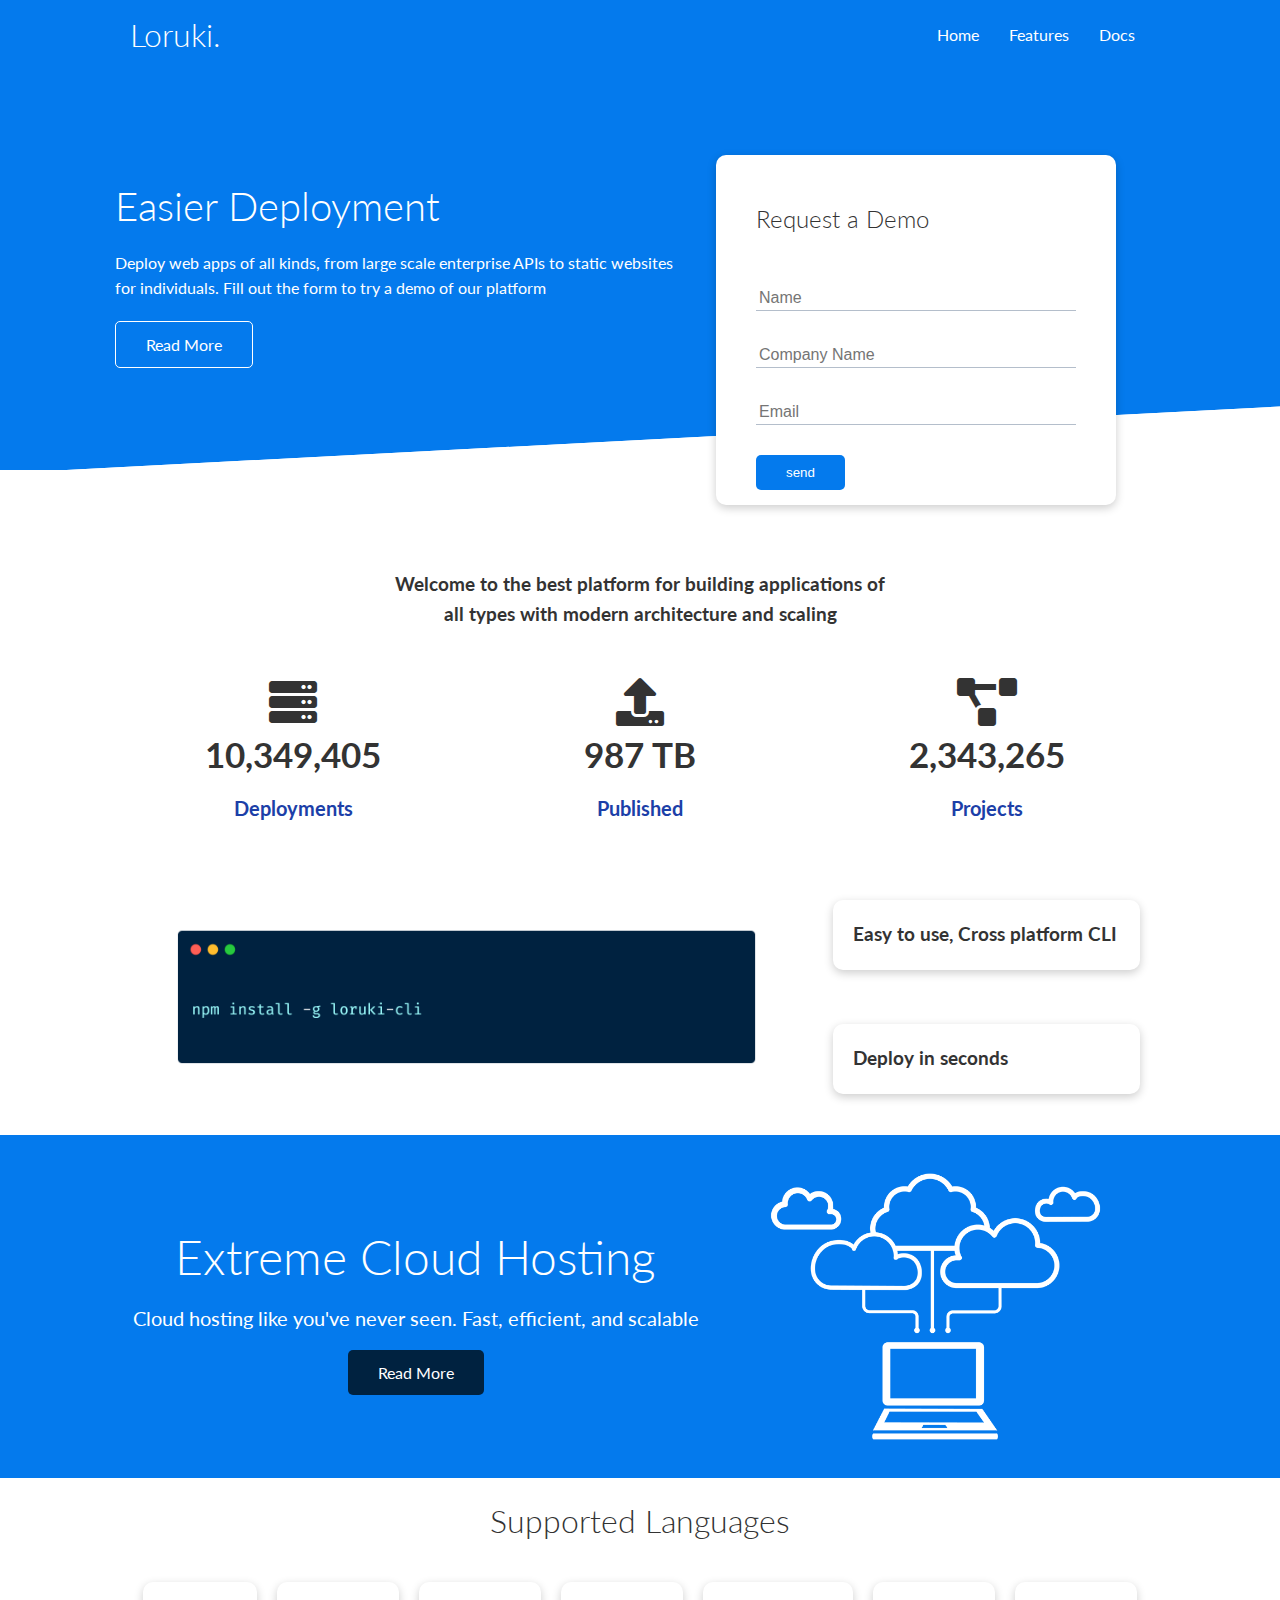
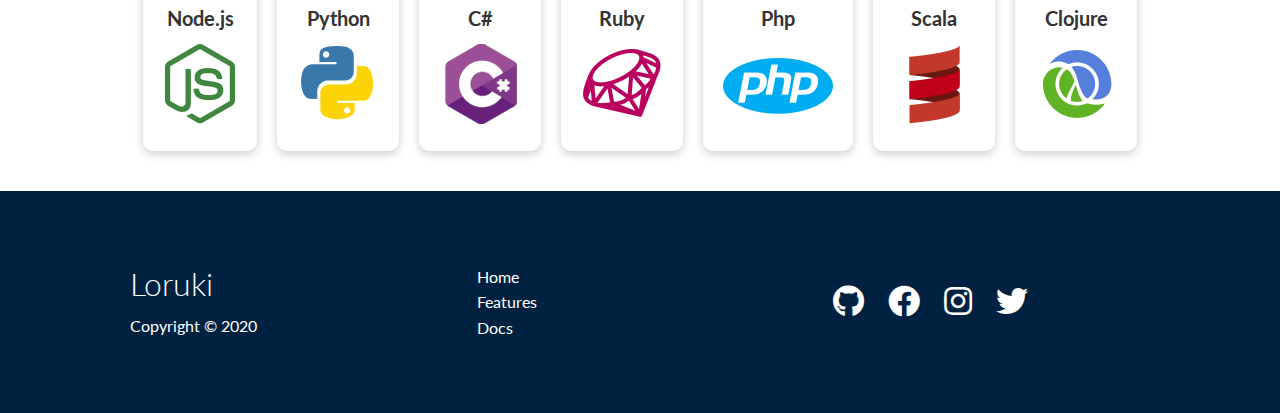
<file: index.html>
<!DOCTYPE html>
<html lang="en">
<head>
    <meta charset="UTF-8">
    <meta http-equiv="X-UA-Compatible" content="IE=edge">
    <meta name="viewport" content="width=device-width, initial-scale=1.0">
    <link rel="stylesheet" href="css/utilities.css">
    <link rel="stylesheet" href="css/style.css">
    <link rel="stylesheet" href="https://cdnjs.cloudflare.com/ajax/libs/font-awesome/5.15.4/css/all.min.css" 
    integrity="sha512-1ycn6IcaQQ40/MKBW2W4Rhis/DbILU74C1vSrLJxCq57o941Ym01SwNsOMqvEBFlcgUa6xLiPY/NS5R+E6ztJQ==" crossorigin="anonymous" referrerpolicy="no-referrer" />
    <title>Loruki | Cloud Hosting For Everyone</title>
</head>
<body>
    <!--Navbar-->
    <div class="navbar">
        <div class="container flex">
            <h1 class="logo">Loruki.</h1>
            <nav>
                <ul>
                    <li><a href="index.html">Home</a></li>
                    <li><a href="features.html">Features</a></li>
                    <li><a href="docs.html">Docs</a></li>
                </ul>
            </nav>
        </div>
    </div>

    <!--showcase-->
    <section class="showcase">
        <div class="container grid">
            <div class="showcase-text">
                <h1>Easier Deployment</h1>
                <p>Deploy web apps of all kinds, from large scale enterprise APIs to static websites 
                for individuals. Fill out the form to try a demo of our platform</p>
                <a href="features.html" class="btn btn-outline">Read More</a>
            </div>

            <div class="showcase-form card">
                <h2>Request a Demo</h2>
                <form name="contact" method="POST" netlify-honeypot="bot-field" data-netlify="true">
                    <input type="hidden" name="form-name" value="contact">
                    <p class="hidden">
                        <label>Don’t fill this out if you’re human: <input name="bot-field" /></label>
                      </p>
                    <div class="form-control">
                        <input type="text" name="name" placeholder="Name" required>
                    </div>
                    <div class="form-control">
                        <input type="text" name="company" placeholder="Company Name" required>
                    </div>
                    <div class="form-control">
                        <input type="email" name="email" placeholder="Email" required>
                    </div>
                    <input type="submit" value="send" class="btn btn-primary">
                </form>

            </div>
        </div>
    </section>

    <!--Stats-->

    <section class="stats">
        <div class="container">
            <h3 class="stats-heading text-center my-1">
                Welcome to the best platform for building applications of all 
                types with modern architecture and scaling
            </h3>

            <div class="grid grid-3 text-center my-4">
                <div>
                    <i class="fas fa-server fa-3x"></i>
                    <h3>10,349,405</h3>
                    <p class="text-secondary">Deployments</p>  
                </div>
                <div> 
                    <i class="fas fa-upload fa-3x"></i>
                    <h3>987 TB</h3>
                    <p class="text-secondary">Published</p>
                </div>
                <div> 
                    <i class="fas fa-project-diagram fa-3x"></i>
                    <h3>2,343,265</h3>
                    <p class="text-secondary">Projects</p>
                </div>
            </div>
        </div>
    </section>

    <!-- CLI -->
    <section class="cli">
        <div class="container grid">
            <img src="images/cli.png" alt="">
            <div class="card">
                <h3>Easy to use, Cross platform CLI</h3>
            </div>
            <div class="card">
                <h3>Deploy in seconds</h3>
            </div>
            

        </div>
    </section>
    
    <!-- Cloud -->
    <section class="cloud bg-primary my-2 py-2">
        <div class="container grid">
            <div class="text-center">
                <h2 class="lg">Extreme Cloud Hosting</h2>
                <p class="lead my-1">Cloud hosting like you've never seen. Fast, efficient, and scalable</p>
                <a href="features.html" class="btn btn-dark">Read More</a>

            </div>
            <img src="images/cloud.png" alt="">
        </div>
        
    </section>

    <!--Languages-->
    <section class="languages">
        <h2 class="md text-center my-2">
            Supported Languages
        </h2>
        <div class="container flex">
            <div class="card">
                <h4>Node.js</h4>
                <img src="images/logo/node.png" alt="">
            </div>
            <div class="card">
                <h4>Python</h4>
                <img src="images/logo/python.png" alt="">
            </div>
            <div class="card">
                <h4>C#</h4>
                <img src="images/logo/csharp.png" alt="">
            </div>
            <div class="card">
                <h4>Ruby</h4>
                <img src="images/logo/ruby.png" alt="">
            </div>
            <div class="card">
                <h4>Php</h4>
                <img src="images/logo/php.png" alt="">
            </div>
            <div class="card">
                <h4>Scala</h4>
                <img src="images/logo/scala.png" alt="">
            </div>
            <div class="card">
                <h4>Clojure</h4>
                <img src="images/logo/clojure.png" alt="">
            </div>
        </div>

    </section>

    <!--Footer-->
    <footer class="footer bg-dark py-5">
        <div class="container grid grid-3">
            <div>
            <h1>
                Loruki
            </h1>
            <p>Copyright &copy; 2020</p>
            </div>
            <nav>
            
                <ul>
                    <li><a href="index.html">Home</a></li>
                    <li><a href="features.html">Features</a></li>
                    <li><a href="docs.html">Docs</a></li>
                </ul>
            </nav>
            
            <div class="social">
                <a href="#"><i class="fab fa-github fa-2x"></i></a>
                <a href="#"><i class="fab fa-facebook fa-2x"></i></a>
                <a href="#"><i class="fab fa-instagram fa-2x"></i></a>
                <a href="#"><i class="fab fa-twitter fa-2x"></i></a>

            </div> 
        </div>
    </footer>

</body>
</html>
</file>
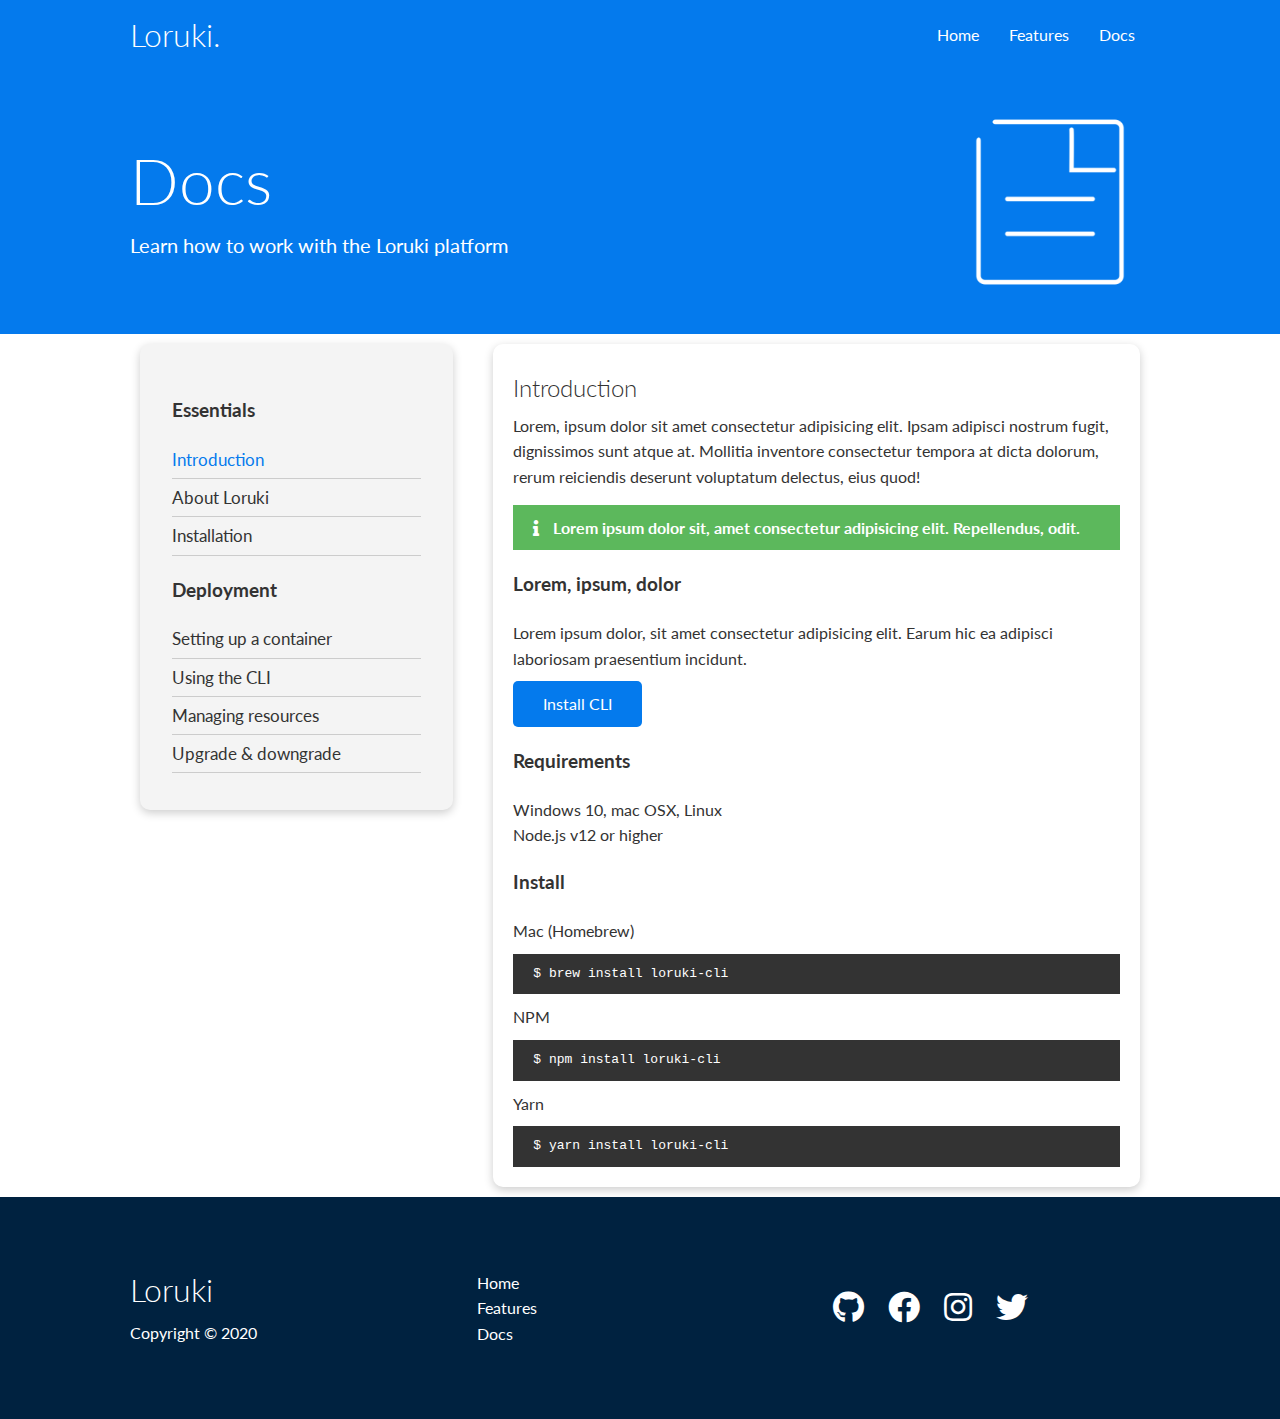
<file: docs.html>
<!DOCTYPE html>
<html lang="en">
<head>
    <meta charset="UTF-8">
    <meta http-equiv="X-UA-Compatible" content="IE=edge">
    <meta name="viewport" content="width=device-width, initial-scale=1.0">
    <link rel="stylesheet" href="css/utilities.css">
    <link rel="stylesheet" href="css/style.css">
    <link rel="stylesheet" href="https://cdnjs.cloudflare.com/ajax/libs/font-awesome/5.15.4/css/all.min.css" 
    integrity="sha512-1ycn6IcaQQ40/MKBW2W4Rhis/DbILU74C1vSrLJxCq57o941Ym01SwNsOMqvEBFlcgUa6xLiPY/NS5R+E6ztJQ==" crossorigin="anonymous" referrerpolicy="no-referrer" />
    <title>Loruki | Cloud Hosting For Everyone</title>
</head>
<body>
    <!--Navbar-->
    <div class="navbar">
        <div class="container flex">
            <h1 class="logo">Loruki.</h1>
            <nav>
                <ul>
                    <li><a href="index.html">Home</a></li>
                    <li><a href="features.html">Features</a></li>
                    <li><a href="docs.html">Docs</a></li>
                </ul>
            </nav>
        </div>
    </div>

<!-- head -->
<section class="docs-head bg-primary py-3">
    <div class="container grid">
        <div>
            <h1 class="xl">Docs</h1>
            <p class="lead">
                Learn how to work with the Loruki platform
            </p>
        </div>
        <img src="images/docs.png" alt="">
    </div>

</section>

<!--docs main-->
<section class="docs-main my4">
    <div class="container grid">
        <div class="card bg-light p-3">
            <h3 class="my-2">Essentials</h3>
            <nav>
                <ul>
                    <li><a class="text-primary" href="#">Introduction</a></li>
                    <li><a href="#">About Loruki</a></li>
                    <li><a href="#">Installation</a></li>
                </ul>
            </nav>

            <h3 class="my-2">Deployment</h3>
            <nav>
                <ul>
                    <li><a href="#">Setting up a container</a></li>
                    <li><a href="#">Using the CLI</a></li>
                    <li><a href="#">Managing resources</a></li>
                    <li><a href="#">Upgrade & downgrade</a></li>
                </ul>
            </nav>
        </div>

        <div class="card">
            <h2>Introduction</h2>
            <p>Lorem, ipsum dolor sit amet consectetur adipisicing elit. Ipsam adipisci nostrum fugit, dignissimos sunt atque at. Mollitia inventore consectetur tempora at dicta dolorum, rerum reiciendis deserunt voluptatum delectus, eius quod!</p>
            <div class="alert alert-success">
                <i class="fas fa-info"></i>  Lorem ipsum dolor sit, amet consectetur adipisicing elit. Repellendus, odit.
            </div>

            <h3>Lorem, ipsum, dolor</h3>
            <p>Lorem ipsum dolor, sit amet consectetur adipisicing elit. Earum hic ea adipisci laboriosam praesentium incidunt.</p>
            <a href="#" class="btn btn-primary">Install CLI</a>

            <h3>Requirements</h3>
            <ul>
                <li>Windows 10, mac OSX, Linux</li>
                <li>Node.js v12 or higher</li>
            </ul>

            <h3>Install</h3>
            <p>Mac (Homebrew)</p>
            <pre><code>$ brew install loruki-cli</code></pre>
            <p>NPM</p>
            <pre><code>$ npm install loruki-cli</code></pre>
            <p>Yarn</p>
            <pre><code>$ yarn install loruki-cli</code></pre>
        </div>
    </div>
</section>




    <!--Footer-->
    <footer class="footer bg-dark py-5">
        <div class="container grid grid-3">
            <div>
            <h1>
                Loruki
            </h1>
            <p>Copyright &copy; 2020</p>
            </div>
            <nav>
            
                <ul>
                    <li><a href="index.html">Home</a></li>
                    <li><a href="features.html">Features</a></li>
                    <li><a href="docs.html">Docs</a></li>
                </ul>
            </nav>
            
            <div class="social">
                <a href="#"><i class="fab fa-github fa-2x"></i></a>
                <a href="#"><i class="fab fa-facebook fa-2x"></i></a>
                <a href="#"><i class="fab fa-instagram fa-2x"></i></a>
                <a href="#"><i class="fab fa-twitter fa-2x"></i></a>

            </div> 
        </div>
    </footer>

</body>
</html>
</file>
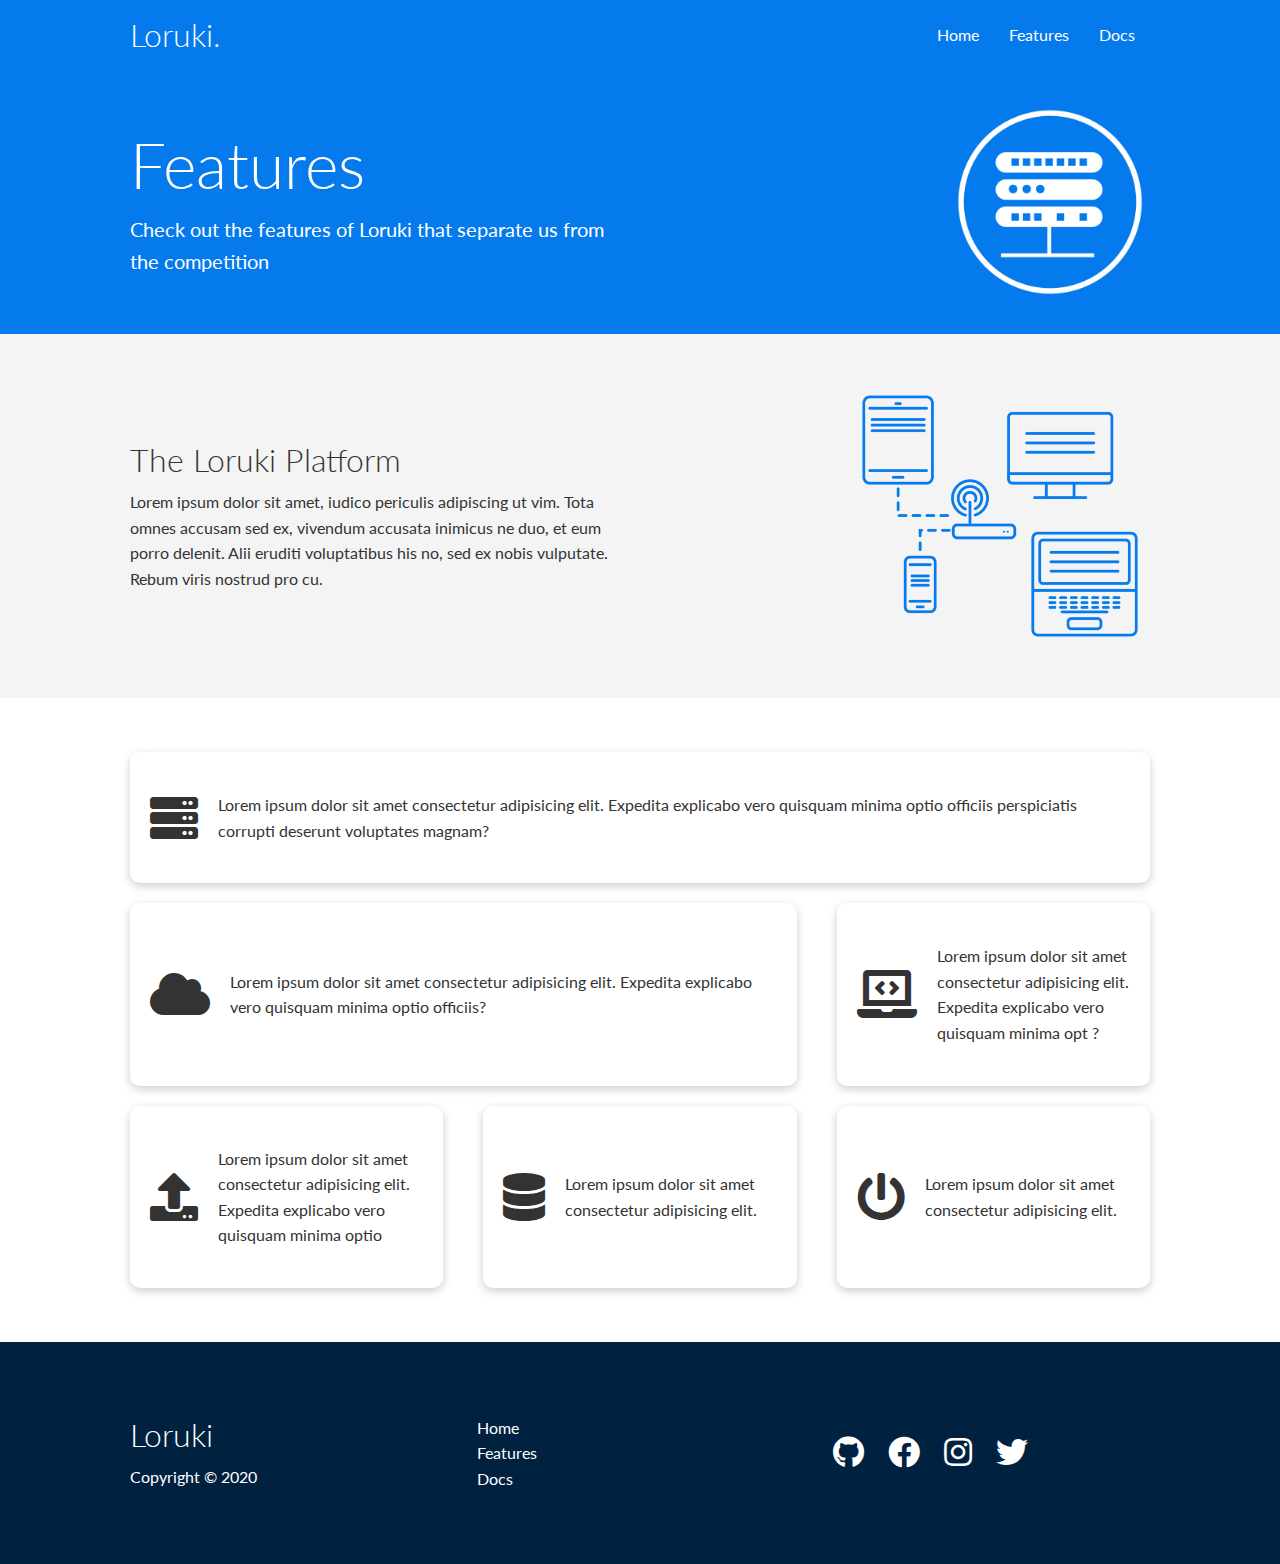
<file: features.html>
<!DOCTYPE html>
<html lang="en">
<head>
    <meta charset="UTF-8">
    <meta http-equiv="X-UA-Compatible" content="IE=edge">
    <meta name="viewport" content="width=device-width, initial-scale=1.0">
    <link rel="stylesheet" href="css/utilities.css">
    <link rel="stylesheet" href="css/style.css">
    <link rel="stylesheet" href="https://cdnjs.cloudflare.com/ajax/libs/font-awesome/5.15.4/css/all.min.css" 
    integrity="sha512-1ycn6IcaQQ40/MKBW2W4Rhis/DbILU74C1vSrLJxCq57o941Ym01SwNsOMqvEBFlcgUa6xLiPY/NS5R+E6ztJQ==" crossorigin="anonymous" referrerpolicy="no-referrer" />
    <title>Loruki | Cloud Hosting For Everyone</title>
</head>
<body>
    <!--Navbar-->
    <div class="navbar">
        <div class="container flex">
            <h1 class="logo">Loruki.</h1>
            <nav>
                <ul>
                    <li><a href="index.html">Home</a></li>
                    <li><a href="features.html">Features</a></li>
                    <li><a href="docs.html">Docs</a></li>
                </ul>
            </nav>
        </div>
    </div>

<!-- head -->
<section class="features-head bg-primary py-3">
    <div class="container grid">
        <div>
            <h1 class="xl">Features</h1>
            <p class="lead">
                Check out the features of Loruki that separate us from the competition
            </p>
        </div>
        <img src="images/server.png" alt="">
    </div>

</section>

<!-- Subhead-->
<section class="features-sub-head bg-light py-3">
    <div class="container grid">
            <div>
                <h1 class="md">The Loruki Platform</h1>
                <p>
                    Lorem ipsum dolor sit amet, iudico periculis adipiscing ut vim. Tota omnes accusam sed ex, vivendum accusata inimicus ne duo, et eum porro delenit. Alii eruditi voluptatibus his no, sed ex nobis vulputate. Rebum viris nostrud pro cu.
                </p>
            </div>
            <img src="images/server2.png" alt="">
    

    </div>

</section>

<!--features-main-->
<section class="features-main my-2">
    <div class="container grid grid-3">
        <div class="card flex">
            <i class="fas fa-server fa-3x"></i>
            <p>Lorem ipsum dolor sit amet consectetur adipisicing elit. Expedita explicabo vero quisquam minima optio officiis perspiciatis corrupti deserunt voluptates magnam?</p>
        </div>
        <div class="card flex">
            <i class="fas fa-cloud fa-3x"></i>
            <p>Lorem ipsum dolor sit amet consectetur adipisicing elit. Expedita explicabo vero quisquam minima optio officiis?</p>
        </div>
        <div class="card flex">
            <i class="fas fa-laptop-code fa-3x"></i>
            <p>Lorem ipsum dolor sit amet consectetur adipisicing elit. Expedita explicabo vero quisquam minima opt ?</p>
        </div>
        <div class="card flex">
            <i class="fas fa-upload fa-3x"></i>
            <p>Lorem ipsum dolor sit amet consectetur adipisicing elit. Expedita explicabo vero quisquam minima optio </p>
        </div>
        <div class="card flex">
            <i class="fas fa-database fa-3x"></i>
            <p>Lorem ipsum dolor sit amet consectetur adipisicing elit.</p>
        </div>
        <div class="card flex">
            <i class="fas fa-power-off fa-3x"></i>
            <p>Lorem ipsum dolor sit amet consectetur adipisicing elit. </p>
        </div>
            
        
    </div>
</section>




    <!--Footer-->
    <footer class="footer bg-dark py-5">
        <div class="container grid grid-3">
            <div>
            <h1>
                Loruki
            </h1>
            <p>Copyright &copy; 2020</p>
            </div>
            <nav>
            
                <ul>
                    <li><a href="index.html">Home</a></li>
                    <li><a href="features.html">Features</a></li>
                    <li><a href="docs.html">Docs</a></li>
                </ul>
            </nav>
            
            <div class="social">
                <a href="#"><i class="fab fa-github fa-2x"></i></a>
                <a href="#"><i class="fab fa-facebook fa-2x"></i></a>
                <a href="#"><i class="fab fa-instagram fa-2x"></i></a>
                <a href="#"><i class="fab fa-twitter fa-2x"></i></a>

            </div> 
        </div>
    </footer>

</body>
</html>
</file>
<file: css/utilities.css>
/* Utilities - general */
.container {
    max-width: 1100px;
    margin: 0 auto;
    overflow: auto;
    padding: 0 40px;
}

.card {
    background-color: #fff;
    color: #333;
    border-radius: 10px;
    box-shadow: 0px 3px 10px  rgba(0, 0, 0, 0.2);
    padding: 20px;
    margin: 10px;  
}

.btn {
    display: inline-block;
    padding: 10px 30px;
    cursor: pointer;
    background: var(--primary-colour);
    color: #fff;
    border: none;
    border-radius: 5px;

}

.btn-outline {
    background-color: transparent;
    border: solid 1px #fff;
}

.btn:hover{
    transform: scale(0.98);
}

/* Backgrounds and colored buttons*/
.bg-primary,
.btn-primary {
  background-color: var(--primary-colour);
  color: #fff;
}

.bg-secondary,
.btn-secondary {
  background-color: var(--secondary--colour);
  color: #fff;
}

.bg-dark,
.btn-dark {
  background-color: var(--dark--colour);
  color: #fff;
}

.bg-light,
.btn-light {
  background-color: var(--light--colour);
  color: #333;
}

/*color for footer text and icons link*/
.bg-primary a,
.btn-primary a,
.bg-secondary a,
.btn-secondary a,
.bg-dark a,
.btn-dark a {
  color: #fff;
}

/*tex colours*/

.text-primary {
  color: var(--primary-colour);
  
}

.text-secondary {
  color: var(--secondary--colour);
  
}

.text-dark {
  color: var(--dark--colour);

}

.text-light {
  color: var(--light--colour);
  
}


/*text-sizes*/
.lead {
  font-size: 20px;
}

.sm {
  font-size: 1rem;
}

.md {
  font-size: 2rem;
}

.lg {
  font-size: 3rem;
}

.xl {
  font-size: 4rem;
}


.text-center {
    text-align: center;
}

/* Alert */
.alert {
  background-color: var(--light--colour);
  padding: 10px 20px;
  font-weight: bold;
  margin: 15px 0;

}

.alert i {
  margin-right: 10px;
}

.alert-success {
  background-color: var(--success--colour);
  color: #fff;
}

.flex {
    display: flex;
    justify-content: center;
    align-items: center;
    height: 100%;
}


.grid {
    display: grid;
    grid-template-columns: repeat(2, 1fr);
    gap: 20px;
    justify-content: center;
    align-items: center;
    height: 100%;
}

.grid-3 {
    grid-template-columns: repeat(3, 1fr);
}


/*Margin - desc and stats */

.my-1 {
    margin: 1rem 0;
  }
   
  .my-2 {
    margin: 1.5rem 0;
  }
  
  .my-3 {
    margin: 2rem 0;
  }
  
  .my-4 {
    margin: 3rem 0;
  }
  
  .my-5 {
    margin: 4rem 0;
  }
  
  /* Margin all around in site */
  
  .m-1 {
    margin: 1rem;
  }
  
  .m-2 {
    margin: 1.5rem;
  }
  
  .m-3 {
    margin: 2rem;
  }
  
  .m-4 {
    margin: 3rem;
  }
  
  .m-5 {
    margin: 4rem;
  }

  */
  
  /* Padding */
  .py-1 {
    padding: 1rem 0;
  }
  
  .py-2 {
    padding: 1.5rem 0;
  }
  
  .py-3 {
    padding: 2rem 0;
  }
  
  .py-4 {
    padding: 3rem 0;
  }
  
  .py-5 {
    padding: 4rem 0;
  }
  
  /* padding - all around the site */

  .p-1 {
    padding: 1rem;
  }
  
  .p-2 {
    padding: 1.5rem;
  }
  
  .p-3 {
    padding: 2rem;
  }
  
  .p-4 {
    padding: 3rem;
  }
  
  .p-5 {
    padding: 4rem;
  }
</file>
<file: css/style.css>
@import url('https://fonts.googleapis.com/css2?family=Lato:wght@300&display=swap');

/* all the base style is below */

:root {
    --primary-colour: #047aed;
    --secondary--colour: #1c3fa8;
    --dark--colour: #002240;
    --light--colour: #f4f4f4;
    --success--colour: #5cb85c;
    --error--colour: #d9534f; 


}

* {
    box-sizing: border-box;
    padding: 0;
    margin: 0;
}

body {
    font-family: 'Lato',sans-serif;
    color: #333;    
    line-height: 1.6;
}

ul {
    list-style-type: none;
}

a {
    text-decoration: none;
    color: #333;
}

h1,
h2 {
    font-weight: 300;
    line-height: 1.2;
    margin: 10px 0;
}

p {
    margin: 10px 0;
}

img {
    width: 100%;
}

code, pre {
    background: #333;
    color: #fff;
    padding: 10px;
}

.hidden {
    visibility: hidden;
    height: 0;
}

/* styling and arrange below */
/* NAVBAR */

.navbar {
    background-color: var(--primary-colour);
    color: #fff;
    height: 70px;
}

.navbar .flex {
    justify-content: space-between;
}

.navbar ul {
    display: flex;
}

.navbar a {
    color: #fff;
    padding: 10px;
    margin: 0 5px;
}

.navbar a:hover {
    border-bottom: 2px #fff solid ;
}

/* Showcase*/
.showcase {
    height: 400px;
    background-color: var(--primary-colour);
    color: #fff;
    position: relative;
}

.showcase h1 {
    font-size: 40px;
}

.showcase p {
    margin: 20px 0;
}

.showcase .grid {
    overflow: visible;
    grid-template-columns: 55% 45%;
    gap: 30px;
}

.showcase-text {
    animation: slideInFromLeft 1s ease-in;
}

.showcase-form {
    position: relative;
    top: 60px;
    height: 350px;
    width: 400px;
    padding: 40px;
    z-index: 100;
    animation: slideInFromRight 1s ease-in;
    /* put this below later ...
   
    justify-self: flex-end; 

     */
}

.showcase-form .form-control {
    margin: 30px 0;
}

.showcase-form input[type='text'],
.showcase-form input[type='email'] {
    border: 0;
    border-bottom: 1px solid #b4becb;
    width: 100%;
    padding: 3px;
    font-size: 16px;
}

/* this to remove the ugly outline at the
box of form/input */
.showcase-form input:focus {
    outline: none;
}

.showcase::before, 
.showcase::after {
    content: '';
    position: absolute;
    height: 100px;
    bottom: -70px;
    right: 0;
    left: 0;
    background:#fff;
    transform: skewY(-3deg);
    -webkit-transform: skewY(-3deg);
    -moz-transform: skewY(-3deg);
    -ms-transform: skewY(-3deg);
} 

/* Stats */

.stats {
    padding-top: 100px;
    animation: slideInFromBottom 1s ease-in ;
}

.stats-heading {
    max-width: 500px;
    margin: auto;
}

.stats .grid h3 {
    font-size: 35px;
}

.stats .grid p {
    font-size: 20px;
    font-weight: bold;
}

/* CLI */

.cli .grid {
    grid-template-columns: repeat(3,1fr);   
    grid-template-rows: repeat(2,1fr);   
}

.cli .grid > *:first-child {
    grid-column: 1 / span 2;
    grid-row: 1 / span 2;
}

/*Cloud*/
.cloud .grid {
    grid-template-columns: 4fr 3fr;
}

/*Languages*/
.languages .flex {
    flex-wrap: wrap;
}
.languages .card {
    text-align: center;
    margin: 18px 10px 40px;
    transition: transform 0.2s ease-in;
}

.languages .card h4 {
    font-size: 20px;
    margin-bottom: 10px;
}

.languages .card:hover {
    transform: translateY(-15px);
}

/* Features */
.features-head img {
    width: 200px;
    justify-self: flex-end;
}

.features-sub-head img {
    width: 300px;
    justify-self: flex-end;
} 

.features-main .card > i {
    margin-right: 20px;

}

.features-main .grid {
    padding: 30px;
}

.features-main .grid> *:first-child {
    grid-column: 1 / span 3;
}

.features-main .grid> *:nth-child(2) {
    grid-column: 1 / span 2;
}

/* Docs*/

.docs-head img {
    width: 200px;
    justify-self: flex-end;
}

.docs-main h3 {
    margin: 20px 0;
}

.docs-main .grid {
    grid-template-columns: 1fr 2fr;
    align-items: flex-start;
}

.docs-main nav li {
    font-size: 17px;
    padding-bottom: 5px;
    margin-bottom: 5px;
    border-bottom: 1px #ccc solid;
}

.docs-main a:hover{
    font-weight: bold;
}

/*footer*/
.footer .social a {
    margin: 0 10px;
}

/*Animation*/
@keyframes slideInFromLeft {
    0% {
        transform: translateX(-100%);
    }
    
    100% {
        transform: translateX(0);
    }
}

@keyframes slideInFromRight {
    0% {
        transform: translateX(100%);
    }
    
    100% {
        transform: translateX(0);
    }
}

@keyframes slideInFromTop {
    0% {
        transform: translateY(-100%);
    }
    
    100% {
        transform: translateX(0);
    }
}

@keyframes slideInFromBottom {
    0% {
        transform: translateY(100%);
    }
    
    100% {
        transform: translateX(0);
    }
}


/* Tablets and under */
@media(max-width: 768px) {
    .grid,
    .showcase .grid,
    .stats .grid,
    .cli .grid,
    .cloud .grid,
    .features-main .grid,
    .docs-main .grid {
        grid-template-columns: 1fr;
        grid-template-rows: 1fr;
    }

    .showcase {
        height: auto;
    
    }
    
    
    .showcase-text {
        text-align: center;
        margin-top: 40px;
        animation: slideInFromTop 1s ease-in;
    
    }
    
    .showcase-form {
        justify-self: center;
        margin: auto;  
        animation: slideInFromBottom 1s ease-in;
    }

    .cli .grid > *:first-child {
        grid-column: 1;
        grid-row: 1;
    }
    
    
    .features-main .grid> *:first-child,
    .features-main .grid> *:nth-child(2) {
        grid-column: 1 ;
    }
    

    .features-main,
    .features-sub-head,
    .docs-head {
        text-align: center;
    }

    .features-main img,
    .features-sub-head img,
    .docs-head img {
        justify-self: center;
    }
}


/*Mobile*/
@media(max-width: 500px) {
    .navbar {
        height: 110px;
    }

    .navbar .flex {
        flex-direction: column;
    }

    .navbar ul {
        padding: 10px;
        background-color: rgba(0, 0, 0, 0.1);
    }
}
</file>
